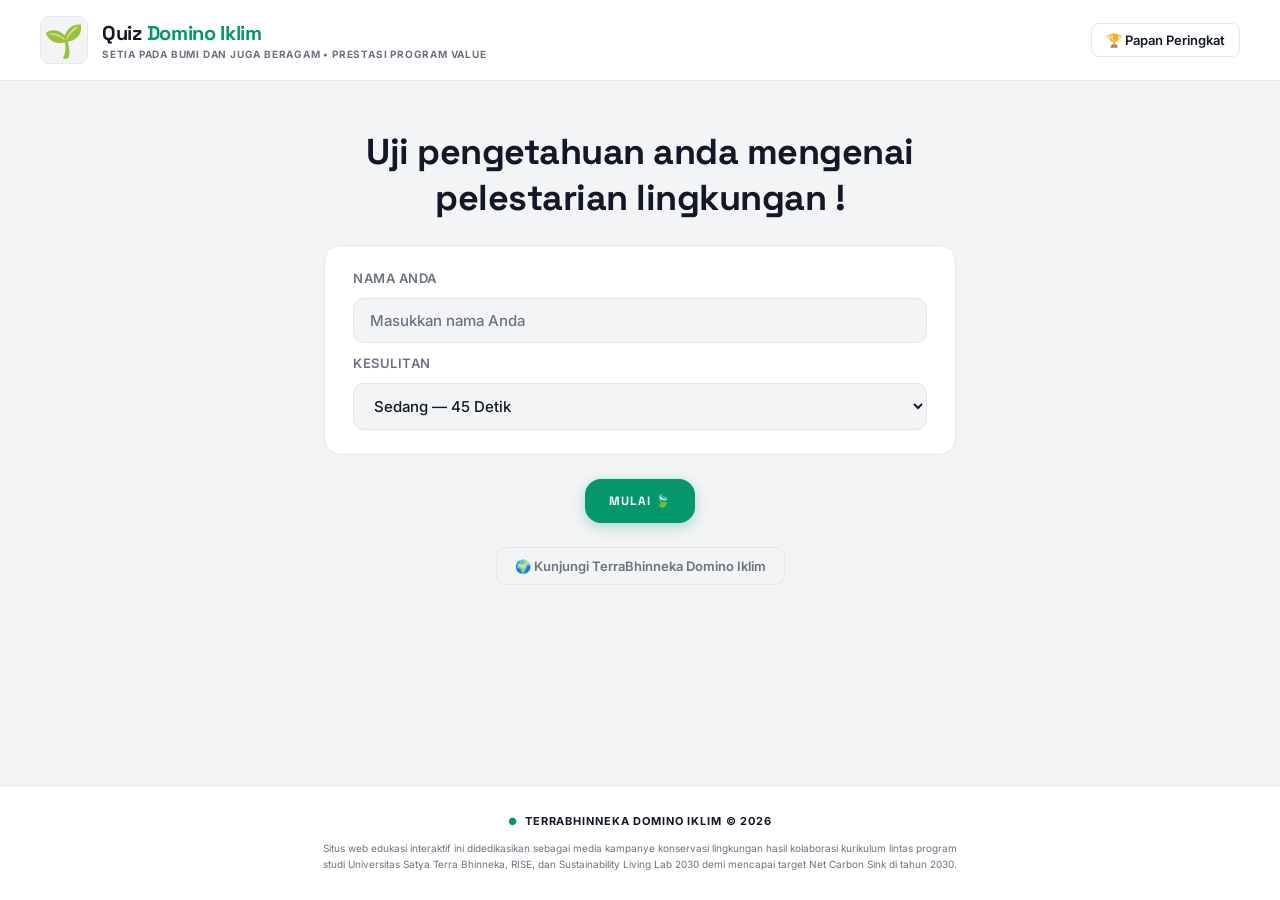
<file: index.html>
<!DOCTYPE html>
<html>
    <head>
        <title>Quiz | Play now!</title> 
        <link rel="stylesheet" href="assets/stylesheets/styles.css"/>
        <link rel="icon" href="assets/images/favicon.ico?v=2.0"/>
        <meta http-equiv="Content-Type" content="text/html; charset=UTF-8"/>
        <meta name="viewport" content="width=device-width, initial-scale=1.0">
    </head>

    <body class="index-body">
        <main class="index-center">
            <center><h1>Uji pengetahuan anda mengenai pelestarian lingkungan !</h1></center>
            <div class="card">
                <div id="setupForm">
                    <label for="playerName">Nama Anda</label>
                    <input type="text" id="playerName" placeholder="Masukkan nama Anda" maxlength="20" autocomplete="off" oninput="document.getElementById('nameError').style.display='none'"/>
                    <p id="nameError" style="display:none; color: var(--red); font-size: 13px; font-weight: 600;">Tolong masukkan nama Anda sebelum melanjutkan.</p>
                    <label for="difficulty">Kesulitan</label>
                    <select id="difficulty">
                        <option value="easy">Mudah - 60 Detik</option>
                        <option value="medium" selected>Sedang — 45 Detik</option>
                        <option value="hard">Sulit — 30 Detik</option>
                    </select>
                </div>
            </div>
            <button class="button" onclick="startGame()">Mulai 🍃</button>
            <a href="https://terradomino.netlify.app/" target="_blank" id="terra-link">🌍 Kunjungi TerraBhinneka Domino Iklim</a>
        </main>
        <script src="assets/scripts/layout.js"></script>
        <script>
                function startGame(){
                    const name = document.getElementById('playerName').value.trim();
                    const diff = document.getElementById('difficulty').value;
                    if(!name){
                        document.getElementById('playerName').focus();
                        document.getElementById('nameError').style.display = 'block';
                        return;
                    }
                    window.location.href = `game.html?difficulty=${diff}&name=${encodeURIComponent(name)}`;
                }
            </script>
        </main>

    </body>
</html>
</file>
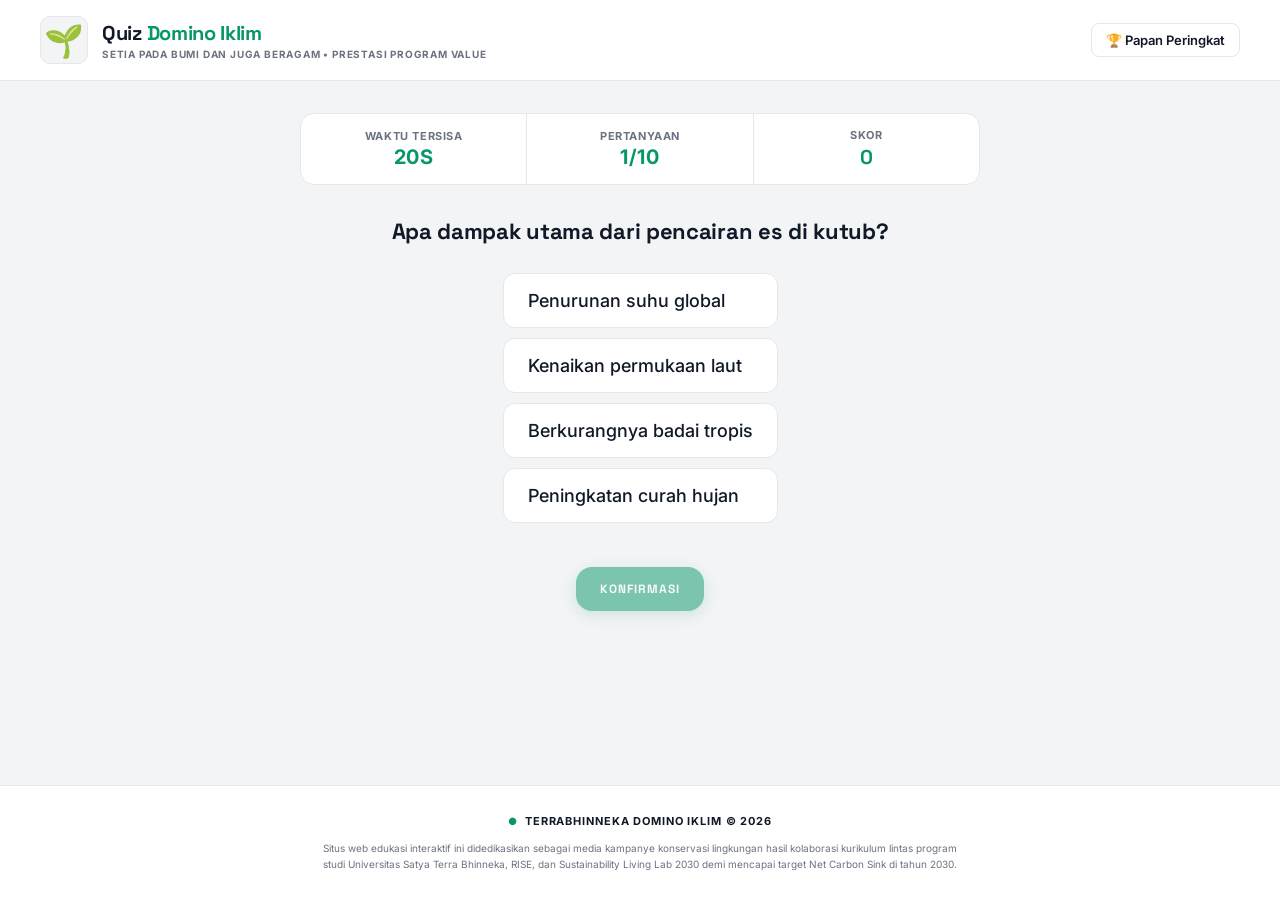
<file: game.html>
<!DOCTYPE html>
<html>
    <head>
        <title>Quiz | Playing</title> 
        <link rel="stylesheet" href="assets/stylesheets/styles.css"/>
        <link rel="icon" href="assets/images/favicon.ico?v=2.0"/>
        <meta http-equiv="Content-Type" content="text/html; charset=UTF-8"/>
        <meta name="viewport" content="width=device-width, initial-scale=1.0">
    </head>
    <body id="gameBody">
        <main class="transparentBox">
            <div id="topBar">
                <div id="topBar-item">
                    <p class="semiBold">Waktu Tersisa</p>
                    <p id="timer" class="big semiBold"></p>
                </div>
                <div id="topBar-divider"></div>
                <div id="topBar-item">
                    <p class="semiBold">Pertanyaan</p>
                    <p class="big semiBold"><span id="questionNum">1</span>/10</p>
                </div>
                <div id="topBar-divider"></div>
                <div id="topBar-item">
                    <p class="semiBold">Skor</p>
                    <p id="scoreNum" class="big semiBold">0</p>
                </div>
            </div>
            <div class="center-box">
                <h2 id="vprasanje">Jika Anda tidak melihat pertanyaan, tunggu setidaknya 5 detik dan kemudian segarkan halaman ini.</h2>
                <div id="odgovor">
                    <ul id="answerList"></ul>
                </div>
                <div id="newBox" class="whiteTransBox">
                    <div id="messageBox">
                        <p id="noTimeLeft" style="display: none;">Waktu habis! Semoga anda bisa lebih cepat lain kali!</p>
                        <p id="message"></p>
                    </div>
                    <button id="mainButton" class="button big semiBold"></button>
                </div>
            </div>

            </div>
        </main>
        
        <script src="assets/scripts/layout.js"></script>
        <script src="questions/questions.js"></script>
        <script src="assets/scripts/global.js"></script>
        <script src="assets/scripts/mainButton.js"></script>
        <script src="assets/scripts/answerDisplay.js"></script>
        <script src="assets/scripts/timer.js"></script>
        <script src="assets/scripts/questionHandling.js"></script>
        <script> window.onload = () => { getQuestions(); startTimer(); }; </script>
        </body>
</html>
</file>
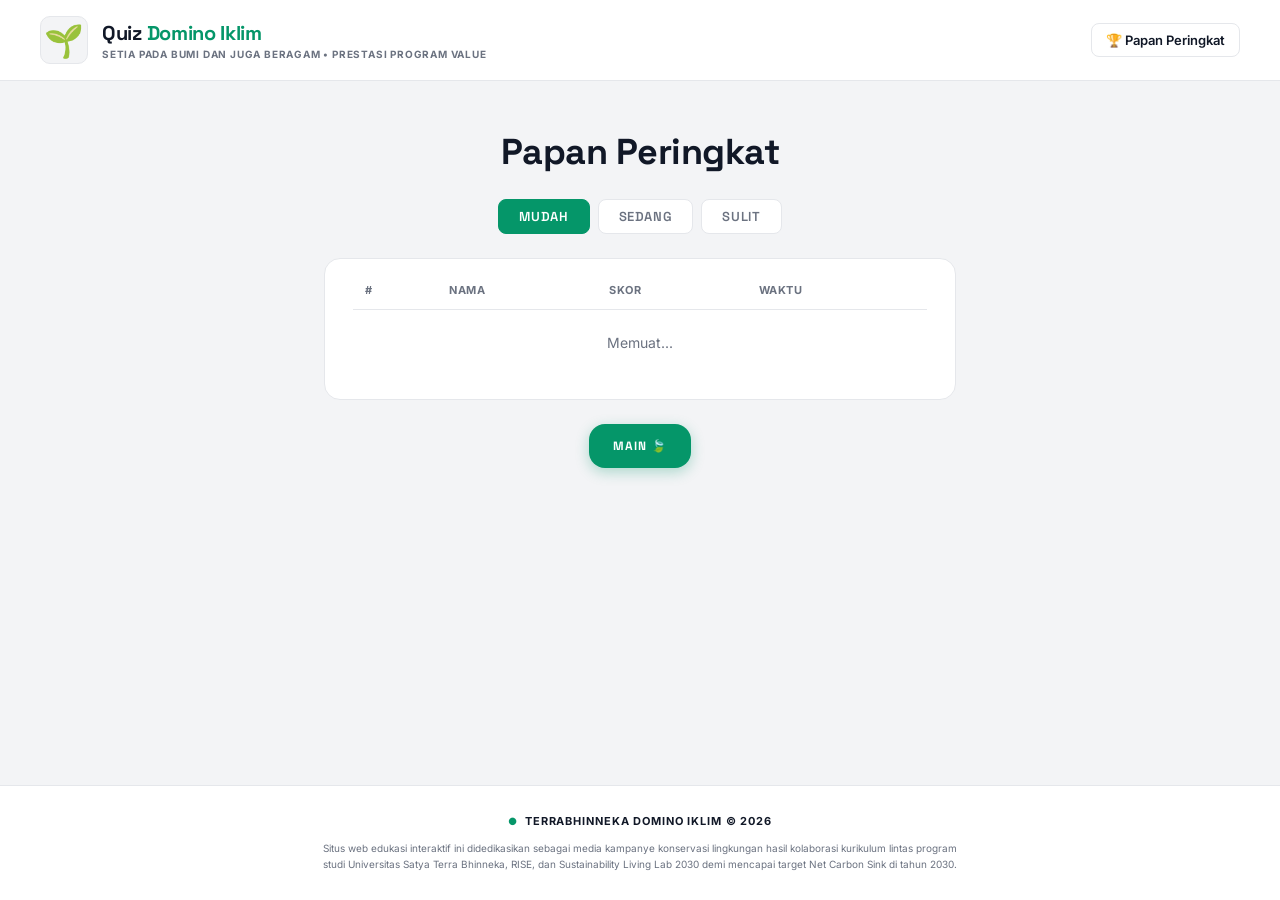
<file: leaderboard.html>
<!DOCTYPE html>
<html>
    <head>
        <title>Quiz | Leaderboard</title>
        <link rel="stylesheet" href="assets/stylesheets/styles.css"/>
        <link rel="icon" href="assets/images/favicon.ico?v=2.0"/>
        <meta http-equiv="Content-Type" content="text/html; charset=UTF-8"/>
        <meta name="viewport" content="width=device-width, initial-scale=1.0">
    </head>
    <body>
        <main class="index-center">
            <h1>Papan Peringkat</h1>
            <div id="lb-tabs">
                <button class="lb-tab active" onclick="switchTab('easy', this)">Mudah</button>
                <button class="lb-tab" onclick="switchTab('medium', this)">Sedang</button>
                <button class="lb-tab" onclick="switchTab('hard', this)">Sulit</button>
            </div>
            <div class="card" style="width:100%">
                <table id="leaderboard-table">
                    <thead>
                        <tr>
                            <th>#</th>
                            <th>Nama</th>
                            <th>Skor</th>
                            <th>Waktu</th>
                        </tr>
                    </thead>
                    <tbody id="leaderboard-body"></tbody>
                </table>
                <p id="leaderboard-empty">Belum ada data. Mainkan permainan dulu!</p>
                <p id="leaderboard-loading">Memuat...</p>
            </div>
            <div style="display:flex;gap:12px">
                <a href="index.html" class="button">Main 🍃</a>
            </div>
        </main>

        <script src="assets/scripts/layout.js"></script>
        <script src="assets/scripts/jsonbin.js"></script>
        <script>
            let currentDiff = 'easy';
            let allEntries = [];

            function renderTable(diff) {
                const entries = allEntries.filter(e => e.difficulty === diff);
                entries.sort((a, b) => b.score - a.score || a.elapsed - b.elapsed);

                const tbody = document.getElementById('leaderboard-body');
                const empty = document.getElementById('leaderboard-empty');
                tbody.innerHTML = '';

                if(entries.length === 0) {
                    empty.style.display = 'block';
                } else {
                    empty.style.display = 'none';
                    entries.forEach((e, i) => {
                        const m = Math.floor(e.elapsed / 60), s = e.elapsed % 60;
                        const time = (m > 0 ? m + 'm ' : '') + s + 's';
                        tbody.innerHTML += `<tr ${i === 0 ? 'class="top-row"' : ''}>
                            <td>${i + 1}</td>
                            <td>${e.name}</td>
                            <td>${e.score}</td>
                            <td>${time}</td>
                        </tr>`;
                    });
                }
            }

            function switchTab(diff, btn) {
                currentDiff = diff;
                document.querySelectorAll('.lb-tab').forEach(t => t.classList.remove('active'));
                btn.classList.add('active');
                renderTable(diff);
            }

            async function clearBoard() {
                allEntries = allEntries.filter(e => e.difficulty !== currentDiff);
                await fetch(`https://api.jsonbin.io/v3/b/${BIN_ID}`, {
                    method: 'PUT',
                    headers: HEADERS,
                    body: JSON.stringify({ entries: allEntries })
                });
                renderTable(currentDiff);
            }

            // load on start
            const loading = document.getElementById('leaderboard-loading');
            getEntries().then(entries => {
                allEntries = entries;
                loading.style.display = 'none';
                renderTable('easy');
            });
        </script>
    </body>
</html>
</file>
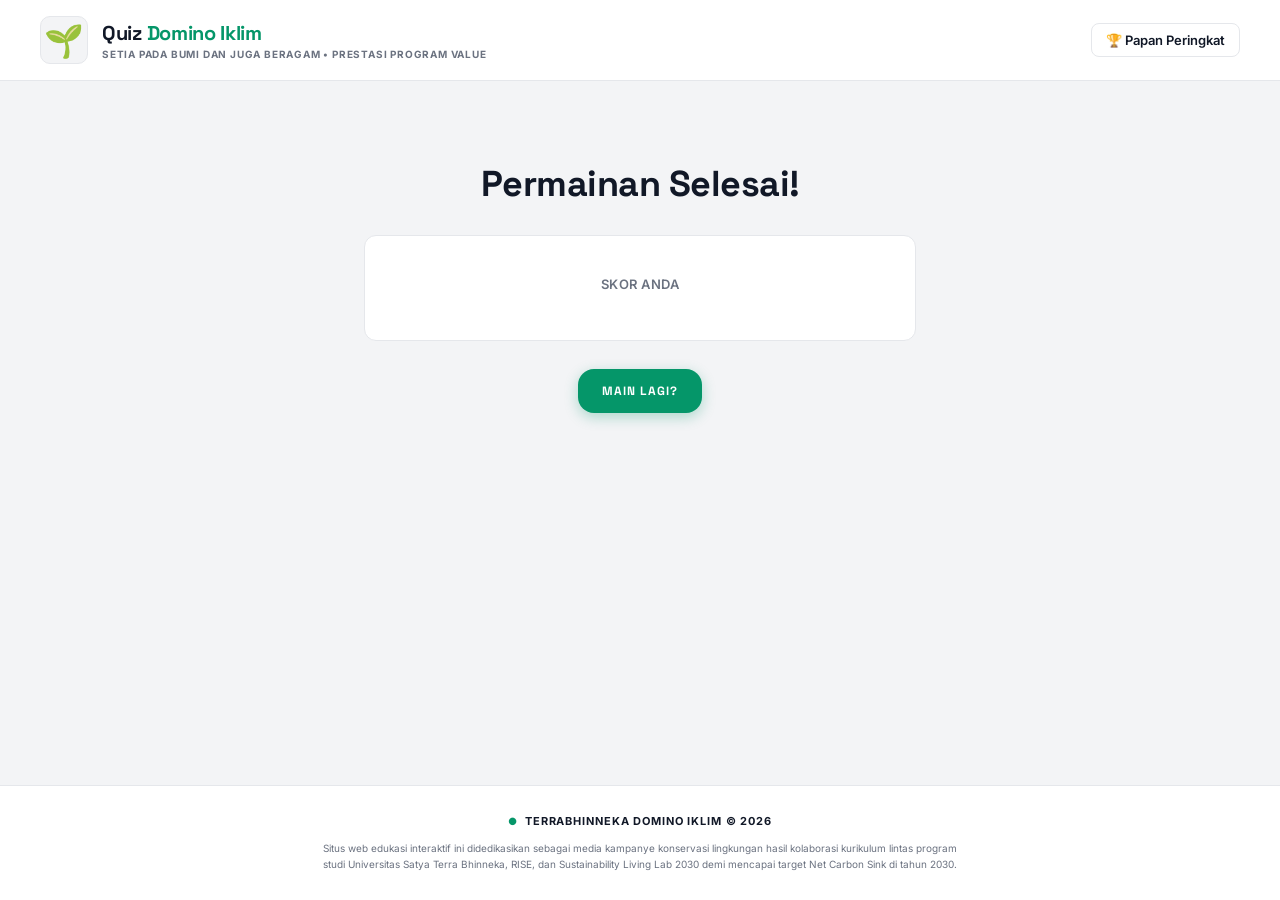
<file: result.html>
<!DOCTYPE html>
<html>
    <head>
        <title>Quiz | Result</title> 
        <link rel="stylesheet" href="assets/stylesheets/styles.css"/>
        <link rel="icon" href="assets/images/favicon.ico?v=2.0"/>
        <meta http-equiv="Content-Type" content="text/html; charset=UTF-8"/>
        <meta name="viewport" content="width=device-width, initial-scale=1.0">
    </head>
    <body>
        <div class="transparentBox resultCenter">

            <main class="center-box index-center">
                <h1>Permainan Selesai!</h1>
                <div class="whiteTransBox resultBox card">
                    <p id="playerName"></p>
                    <p id="scoreText">Skor Anda</p>
                    <h1 id="scoreNum">0</h1>
                    <p id="timeTaken"></p>
                </div>
                <a href="index.html" class="button big semiBold">Main lagi?</a>
            </main>
        </div>

        <script src="assets/scripts/layout.js"></script>
        <script src="assets/scripts/jsonbin.js"></script>
        <script>
            const urlParams = new URLSearchParams(window.location.search);
            const score = urlParams.get('score');
            const name = urlParams.get('name');
            const elapsed = parseInt(urlParams.get('elapsed'));
            const difficulty = urlParams.get('difficulty') || 'medium';

            document.getElementById("scoreNum").innerHTML = score;
            if(name) document.getElementById("playerName").innerHTML = name;
            if(elapsed) {
                const m = Math.floor(elapsed / 60), s = elapsed % 60;
                document.getElementById("timeTaken").innerHTML = `Diselesaikan dalam ${m > 0 ? m + 'm ' : ''}${s}d`;
            }

            if(name && score) {
                saveEntry({ name, score: parseInt(score), elapsed, difficulty });
            }
        </script>
    </body>
</html>
</file>
<file: assets/stylesheets/styles.css>
/* fonts */
@import url('https://fonts.googleapis.com/css2?family=Inter:wght@100..900&family=Space+Grotesk:wght@300..700&display=swap');

/* reset */
* {
    margin: 0;
    box-sizing: border-box;
}

:root {
    --accent: #2d5dc3;
    --accent-pale: #e8eef9;
    --red: #e05555;
    --green: #2ecc71;
    --text: #111827;
    --text-muted: #6b7280;
    --border: #e5e7eb;
    --bg: #f3f4f6;
    --card: #ffffff;
}

html {
    min-height: 100dvh;
    font-family: "Inter", sans-serif;
    color: var(--text);
    font-size: 16px;
    font-weight: 400;
    background-color: var(--bg);
}

body {
    display: flex;
    flex-direction: column;
    min-height: 100dvh;
    align-items: center;
}

/* header */
header {
    width: 100%;
    border-bottom: 1px solid var(--border);
    background-color: var(--card);
    padding: 16px 40px;
    display: flex;
    flex-direction: row;
    align-items: center;
    gap: 14px;
}

#header-logo {
    font-size: 32px;
    background-color: var(--bg);
    border: 1px solid var(--border);
    border-radius: 10px;
    width: 48px;
    height: 48px;
    display: flex;
    align-items: center;
    justify-content: center;
}

#header-text {
    display: flex;
    flex-direction: column;
    gap: 2px;
}

#title {
    font-family: "Space Grotesk", sans-serif;
    font-size: 20px;
    font-weight: 700;
    text-decoration: none;
    color: var(--text);
    letter-spacing: -0.3px;
}

#title-accent {
    color: #059669;
}

#subtitle {
    font-size: 10px;
    font-weight: 700;
    text-transform: uppercase;
    letter-spacing: 0.8px;
    color: var(--text-muted);
}

/* typography */
h1 {
    font-family: "Space Grotesk", sans-serif;
    font-weight: 700;
    font-size: 36px;
    letter-spacing: -0.5px;
    color: var(--text);
}
h2 {
    font-family: "Space Grotesk", sans-serif;
    font-weight: 700;
    font-size: 22px;
    letter-spacing: -0.3px;
    color: var(--text);
}
.big        { font-size: 18px; }
.semiBold   { font-weight: 600; }
.bold       { font-weight: 700; }
.extraBold  { font-weight: 800; }

a { color: inherit; }

/* main layout */
main {
    flex: 1;
    width: 100%;
    max-width: 680px;
    padding: 48px 24px;
    display: flex;
    flex-direction: column;
    align-items: center;
    gap: 32px;
}

.index-center { gap: 24px; }

/* card */
.card {
    background-color: var(--card);
    border: 1px solid var(--border);
    border-radius: 16px;
    padding: 24px 28px;
    width: 100%;
}

/* setup form */
#setupForm {
    display: flex;
    flex-direction: column;
    gap: 12px;
    width: 100%;
}

#setupForm label {
    font-size: 13px;
    font-weight: 600;
    color: var(--text-muted);
    text-transform: uppercase;
    letter-spacing: 0.5px;
}

#setupForm input,
#setupForm select {
    background-color: var(--bg);
    border: 1px solid var(--border);
    border-radius: 10px;
    padding: 12px 16px;
    font-family: "Inter", sans-serif;
    font-size: 15px;
    font-weight: 500;
    color: var(--text);
    outline: none;
    width: 100%;
    transition: border-color 150ms;
}

#setupForm input:focus,
#setupForm select:focus {
    border-color: var(--accent);
}

#setupForm input::placeholder {
    color: var(--text-muted);
}

/* buttons */
button, .button {
    background-color: #059669;
    color: #fff;
    text-decoration: none;
    padding: 14px 24px;
    border-radius: 16px;
    border: none;
    cursor: pointer;
    font-family: "Space Grotesk", sans-serif;
    font-size: 12px;
    font-weight: 700;
    letter-spacing: 0.08em;
    text-transform: uppercase;
    display: inline-flex;
    align-items: center;
    justify-content: center;
    gap: 8px;
    box-shadow: 0 4px 14px rgba(5, 150, 105, 0.3);
    transition: background-color 300ms;
}
button:hover, .button:hover { background-color: #10b981; }

.disabled {
    opacity: 0.4;
    cursor: not-allowed;
}

/* game layout */
#gameBody {
    background-color: var(--bg);
}

.transparentBox {
    display: flex;
    flex-direction: column;
    align-items: center;
    gap: 32px;
    padding: 32px 40px;
    flex: 1;
    align-self: stretch;
    max-width: 760px;
    width: 100%;
    margin: 0 auto;
}

#topBar {
    display: flex;
    flex-direction: row;
    align-items: center;
    width: 100%;
    background-color: var(--card);
    border: 1px solid var(--border);
    border-radius: 14px;
    overflow: hidden;
}

#topBar-item {
    flex: 1;
    display: flex;
    flex-direction: column;
    align-items: center;
    justify-content: center;
    gap: 2px;
    padding: 14px 20px;
}

#topBar-item .semiBold {
    font-size: 11px;
    font-weight: 700;
    text-transform: uppercase;
    letter-spacing: 0.6px;
    color: var(--text-muted);
}

#topBar-item .big {
    font-size: 20px;
    font-weight: 700;
    color: #059669;
}

#topBar-divider {
    width: 1px;
    align-self: stretch;
    background-color: var(--border);
}

.whiteTransBox {
    background-color: var(--card);
    border: 1px solid var(--border);
    padding: 12px 20px;
    border-radius: 12px;
    display: flex;
    flex-direction: column;
    justify-content: center;
    align-items: center;
    gap: 4px;
}

.whiteTransBox .semiBold { color: var(--text-muted); font-size: 12px; text-transform: uppercase; letter-spacing: 0.5px; }
.whiteTransBox .big      { color: var(--text); font-size: 20px; font-weight: 700; }

.center-box {
    display: flex;
    flex-direction: column;
    align-items: center;
    gap: 28px;
    width: 100%;
    max-width: 600px;
}

/* answers */
#answerList {
    list-style-type: none;
    padding: 0;
    display: flex;
    flex-direction: column;
    gap: 10px;
    width: 100%;
    transition: all 500ms;
}

.outOfTimeTrans { opacity: 0.4; }

.ans-label {
    background-color: var(--card);
    border: 1.5px solid var(--border);
    color: var(--text);
    cursor: pointer;
    border-radius: 12px;
    display: flex;
    justify-content: flex-start;
    align-items: center;
    width: 100%;
    padding: 16px 24px;
    font-weight: 500;
    transition: border-color 150ms, background-color 150ms;
}
.ans-label:hover { border-color: var(--accent); background-color: var(--accent-pale); }

.radioInput { display: none; }
.radioInput[type="radio"]:enabled:checked + label {
    border-color: var(--accent);
    background-color: var(--accent-pale);
    font-weight: 600;
}

.correct .ans-label { background-color: #d1fae5; border-color: var(--green); color: #065f46; }
.wrong   .ans-label { background-color: #fee2e2; border-color: var(--red);   color: #991b1b; }

/* feedback box */
#newBox {
    flex-direction: row;
    gap: 32px;
    padding: 16px 24px;
}

#messageBox {
    display: flex;
    flex-direction: column;
    justify-content: center;
    align-items: flex-start;
    gap: 4px;
    flex-grow: 0.00001;
    color: var(--text);
    font-size: 15px;
    font-weight: 500;
    text-transform: none;
    letter-spacing: 0;
    text-align: left;
}

#confirm { display: none; opacity: 0.4; cursor: not-allowed; }

/* result */
.resultCenter {
    display: flex;
    flex-direction: column;
    justify-content: center;
    align-items: center;
}

.resultBox {
    gap: 8px;
    padding: 32px 40px;
    text-align: center;
}

#playerName  { font-size: 20px; font-weight: 700; color: var(--text); }
#scoreText   { font-size: 13px; font-weight: 600; color: var(--text-muted); text-transform: uppercase; letter-spacing: 0.5px; }
#scoreNum    { font-family: "Space Grotesk", sans-serif; font-size: 64px; font-weight: 700; color: #059669; }
#timeTaken   { font-size: 13px; font-weight: 500; color: var(--text-muted); }

/* footer */
footer {
    width: 100%;
    border-top: 1px solid var(--border);
    background-color: var(--card);
    display: flex;
    flex-direction: column;
    align-items: center;
    gap: 12px;
    padding: 28px 40px;
    text-align: center;
}

#footer-brand {
    display: flex;
    align-items: center;
    gap: 8px;
}

#footer-dot {
    color: #059669;
    font-size: 10px;
    animation: pulse 2s infinite;
}

@keyframes pulse {
    0%, 100% { opacity: 1; }
    50% { opacity: 0; }
}

#footer-title {
    font-size: 11px;
    font-weight: 700;
    letter-spacing: 0.08em;
    color: var(--text);
}

#footer-desc {
    font-size: 10px;
    color: var(--text-muted);
    max-width: 640px;
    line-height: 1.6;
}

.footerIcon { height: 14px; padding: 0; margin: 0; filter: invert(1) brightness(0); }
.footerIconContainer { display: flex; align-items: center; }

/* misc */
.infoName { font-weight: 500; font-size: 13px; color: var(--text-muted); }
.infoData { font-weight: 700; font-size: 20px; }
#endResultBox { display: flex; flex-direction: column; justify-content: center; align-items: center; gap: 10px; }

#leaderboard-link {
    margin-left: auto;
    font-size: 13px;
    font-weight: 600;
    color: var(--text);
    text-decoration: none;
    padding: 8px 14px;
    border: 1px solid var(--border);
    border-radius: 8px;
    transition: background-color 150ms;
}
#leaderboard-link:hover { background-color: var(--bg); }

#lb-tabs {
    display: flex;
    gap: 8px;
}

.lb-tab {
    background-color: var(--card);
    color: var(--text-muted);
    border: 1px solid var(--border);
    border-radius: 8px;
    padding: 8px 20px;
    font-size: 13px;
    font-weight: 600;
    text-transform: uppercase;
    letter-spacing: 0.05em;
    cursor: pointer;
    box-shadow: none;
    transition: all 150ms;
}

.lb-tab:hover { background-color: var(--bg); }

.lb-tab.active {
    background-color: #059669;
    color: #fff;
    border-color: #059669;
}

#leaderboard-table {
    width: 100%;
    border-collapse: collapse;
    font-size: 14px;
}
#leaderboard-table th {
    text-align: left;
    font-size: 11px;
    font-weight: 700;
    text-transform: uppercase;
    letter-spacing: 0.5px;
    color: var(--text-muted);
    padding: 0 12px 12px;
    border-bottom: 1px solid var(--border);
}
#leaderboard-table td {
    padding: 12px;
    border-bottom: 1px solid var(--border);
    color: var(--text);
}
#leaderboard-table tr:last-child td { border-bottom: none; }
#leaderboard-table tr.top-row td { font-weight: 700; color: #059669; }
#leaderboard-empty { display: none; text-align: center; color: var(--text-muted); font-size: 14px; padding: 24px 0; width: 100%; }
#terra-link {
    font-size: 13px;
    font-weight: 600;
    color: var(--text-muted);
    text-decoration: none;
    border: 1px solid var(--border);
    border-radius: 10px;
    padding: 10px 18px;
    transition: background-color 150ms, color 150ms;
}
#terra-link:hover { background-color: var(--card); color: var(--text); }
#leaderboard-loading { text-align: center; color: var(--text-muted); font-size: 14px; padding: 24px 0; }

/* mobile */
@media only screen and (max-width: 600px) {
    header { padding: 14px 20px; }

    main { padding: 24px 16px; }

    .transparentBox { padding: 20px 16px; gap: 20px; }

    h1  { font-size: 28px; }
    h2  { font-size: 18px; }
    .big { font-size: 16px; }

    .center-box { gap: 20px; }

    .ans-label { padding: 14px 18px; }

    .resultBox { padding: 24px 28px; }

    #game-footer { display: none; }

    .footerIcon { height: 13px; }
}
</file>
